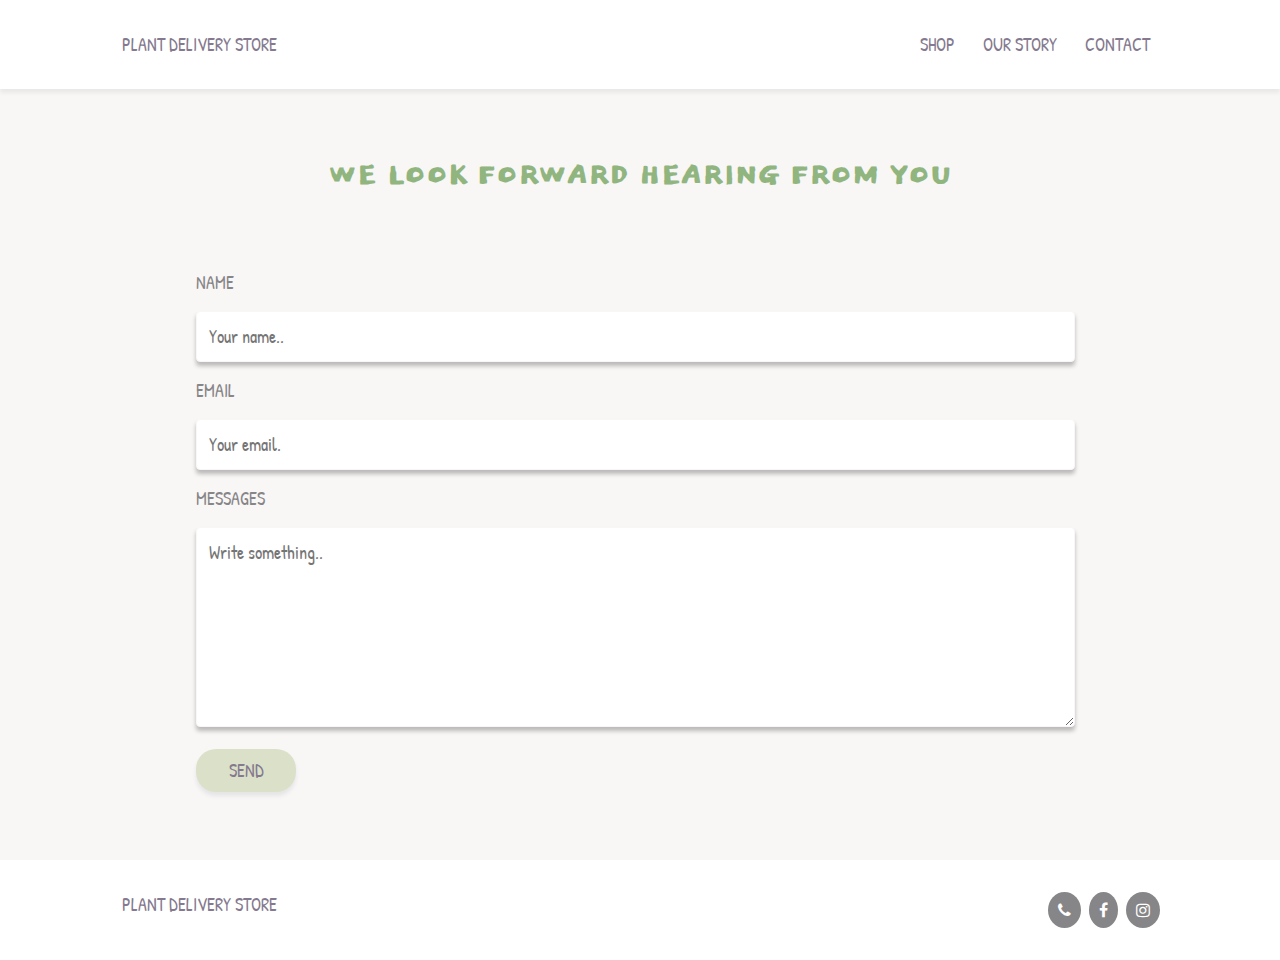
<file: contact.html>
<!DOCTYPE html>
<html lang="en">

<head>
    <meta charset="UTF-8">
    <meta name="viewport" content="width=1152, initial-scale=1.0">
    <title>PLANT DELIVERY STORE</title>
    <link rel="stylesheet" href="style.css">
    <link href="https://fonts.googleapis.com/css2?family=Dokdo&display=swap" rel="stylesheet">
    <link href="https://fonts.googleapis.com/css2?family=Amatic+SC:wght@700&family=Open+Sans&family=Open+Sans+Condensed:wght@300&family=Patrick+Hand&display=swap" rel="stylesheet">
    <link rel="stylesheet" href="https://cdnjs.cloudflare.com/ajax/libs/font-awesome/4.7.0/css/font-awesome.min.css">

</head>

<body>  
    
    <nav> 
        <ul class="navbar">
            <li><a href="/">PLANT DELIVERY STORE</a></li>
            <li><a href="shop.html">SHOP</a></li>
            <li><a href="ourstory.html">OUR STORY</a></li>
            <li><a href="contact.html">CONTACT</a></li>
        </ul>
       
    </nav>

    <main> 
    <h1 class="headline"> 
        WE LOOK FORWARD HEARING FROM YOU
    </h1>

    <div class="contactbox">  
    <div class="container">
        <form action="action_page.php">

          <label for="fname"> NAME</label>
          <input type="text" id="fname" name="firstname" placeholder="Your name..">
      
          <label for="lname">EMAIL</label>
          <input type="text" id="email" name="email" placeholder="Your email.">
      
      
          <label for="subject">MESSAGES</label>
          <textarea id="messages" name="messages" placeholder="Write something.." style="height:200px"></textarea>
      
          <input type="SEND" value="SEND">
      
        </form>
      </div>
    </div>
</main>

<div>
    <ul class="footer">
        <li><a href="/">PLANT DELIVERY STORE</a></li>
        <li><a href="#" class="fa fa-phone"></a></li>
        <li><a href="#" class="fa fa-facebook"></a></li>
        <li><a href="#" class="fa fa-instagram"></a></li>
        
    </ul>
</div>

</body>
</html>
</file>
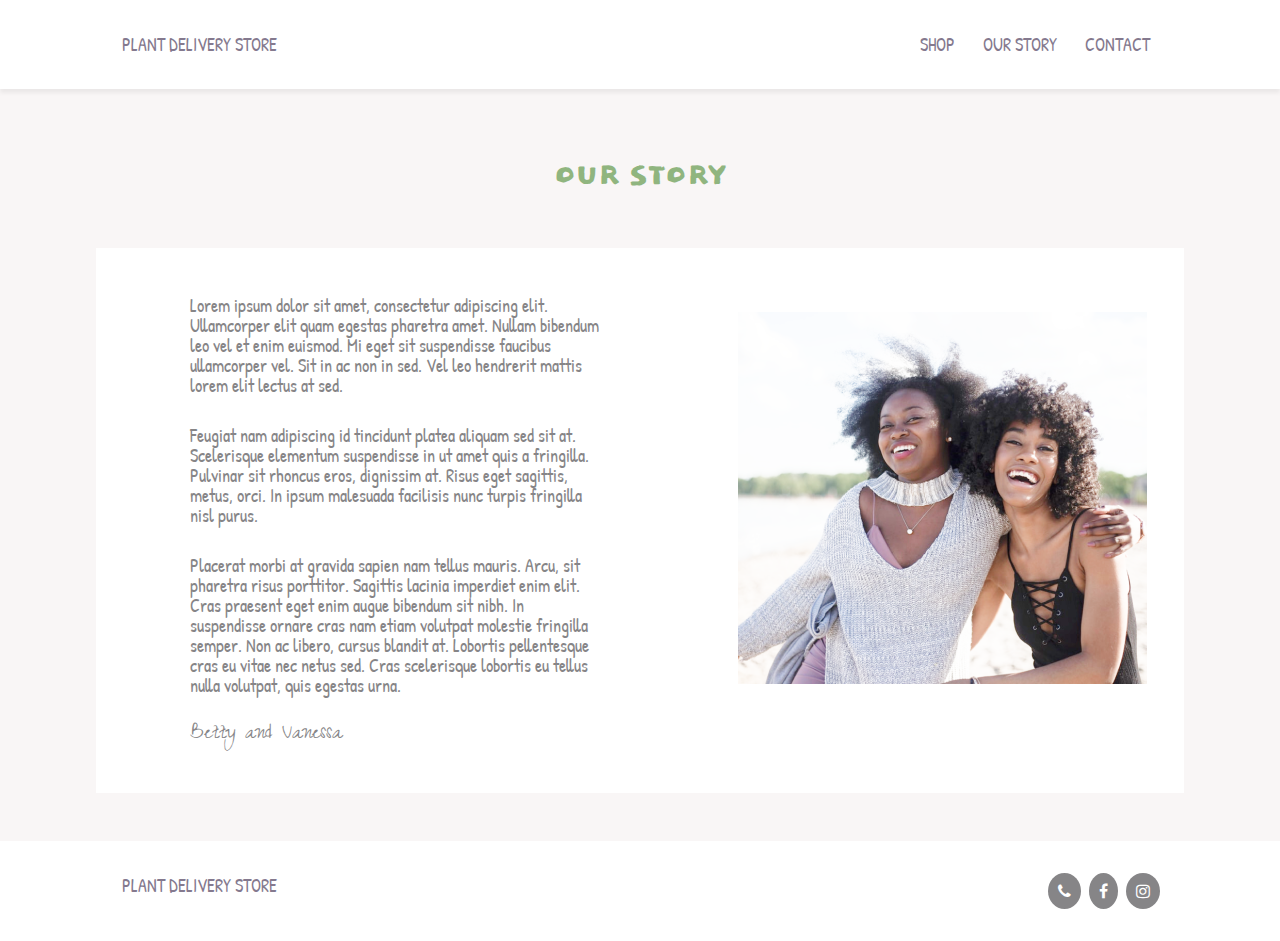
<file: ourstory.html>
<!DOCTYPE html>
<html lang="en">

<head>
    <meta charset="UTF-8">
    <meta name="viewport" content="width=1152, initial-scale=1.0">
    <title>PLANT DELIVERY STORE</title>
    <link rel="stylesheet" href="style.css">
    <link href="https://fonts.googleapis.com/css2?family=Dokdo&display=swap" rel="stylesheet">
    <link href="https://fonts.googleapis.com/css2?family=Amatic+SC:wght@700&family=Open+Sans&family=Open+Sans+Condensed:wght@300&family=Patrick+Hand&display=swap" rel="stylesheet">
    <link href="https://fonts.googleapis.com/css2?family=Zeyada&display=swap" rel="stylesheet">
    <link rel="stylesheet" href="https://cdnjs.cloudflare.com/ajax/libs/font-awesome/4.7.0/css/font-awesome.min.css">


</head>
<body>

    <nav> 
        <ul class="navbar">
            <li><a href="/">PLANT DELIVERY STORE</a></li>
            <li><a href="shop.html">SHOP</a></li>
            <li><a href="#">OUR STORY</a></li>
            <li><a href="contact.html">CONTACT</a></li>
        </ul>
    </nav>

    <main>  
        <h1 class="headline"> 
           OUR STORY 
        </h1>

        <div class="flex-container">
        
            <div class="textbox"> 
            <textbox>
                 <div class="space">
                Lorem ipsum dolor sit amet, consectetur adipiscing elit. 
                Ullamcorper elit quam egestas pharetra amet. Nullam bibendum 
                leo vel et enim euismod. Mi eget sit suspendisse faucibus 
                ullamcorper vel. Sit in ac non in sed. Vel leo hendrerit mattis 
                lorem elit lectus at sed.
                </div>
                <div class="space">
                Feugiat nam adipiscing id tincidunt platea aliquam sed sit at. 
                Scelerisque elementum suspendisse in ut amet quis a fringilla. 
                Pulvinar sit rhoncus eros, dignissim at. Risus eget sagittis, 
                metus, orci. In ipsum malesuada facilisis nunc turpis fringilla 
                nisl purus. 
                 </div>
                 <div class="space">
                Placerat morbi at gravida sapien nam tellus mauris. Arcu, sit 
                pharetra risus porttitor. Sagittis lacinia imperdiet enim elit. 
                Cras praesent eget enim augue bibendum sit nibh. In suspendisse 
                ornare cras nam etiam volutpat molestie fringilla semper. Non ac 
                libero, cursus blandit at. Lobortis pellentesque cras eu vitae nec 
                netus sed. Cras scelerisque lobortis eu tellus nulla volutpat, 
                quis egestas urna.
                </div>
               </textbox>

               <div class="signature">
                   Betty and Vanessa
               </div>
            </div>


            <div>
                <img src="img/ourstory.png">
            </div>


        </div>

    </main>
    </body>

    <div>
        <ul class="footer">
            <li><a href="/">PLANT DELIVERY STORE</a></li>
            <li><a href="#" class="fa fa-phone"></a></li>
            <li><a href="#" class="fa fa-facebook"></a></li>
            <li><a href="#" class="fa fa-instagram"></a></li>
        </ul>
    </div>
</file>
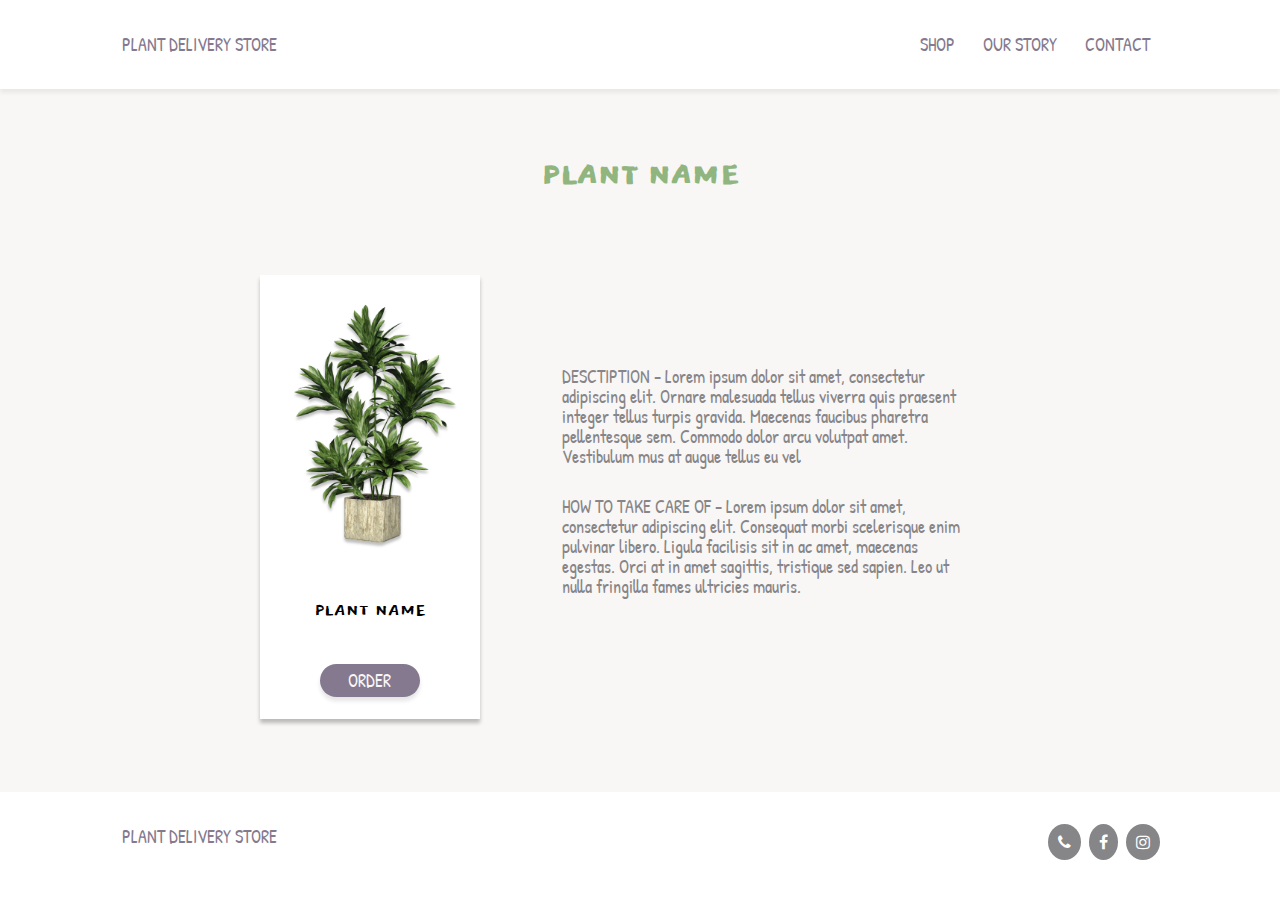
<file: product.html>
<!DOCTYPE html>
<html lang="en">

<head>
    <meta charset="UTF-8">
    <meta name="viewport" content="width=1152, initial-scale=1.0">
    <title>PLANT DELIVERY STORE</title>
    <link rel="stylesheet" href="style.css">
    <link href="https://fonts.googleapis.com/css2?family=Dokdo&display=swap" rel="stylesheet">
    <link href="https://fonts.googleapis.com/css2?family=Amatic+SC:wght@700&family=Open+Sans&family=Open+Sans+Condensed:wght@300&family=Patrick+Hand&display=swap" rel="stylesheet">
    <link rel="stylesheet" href="https://cdnjs.cloudflare.com/ajax/libs/font-awesome/4.7.0/css/font-awesome.min.css">

</head>

<body>

    <nav> 
        <ul class="navbar">
            <li><a href="/">PLANT DELIVERY STORE</a></li>
            <li><a href="shop.html">SHOP</a></li>
            <li><a href="ourstory.html">OUR STORY</a></li>
            <li><a href="contact.html">CONTACT</a></li>
        </ul>
       
    </nav>

    <main>  
        <h1 class="headline"> 
            PLANT NAME
        </h1>

        <div class="container">

            <div class="planta">
                <a href="product.html">
                <img src="img/vidur.png"style="width: 220px;" style="height: 330px;" alt="planta">
                </a>
                <div class="name">PLANT NAME</div>
                <br/>
                <div class="btn">
                    <a href="#">ORDER</a>
                </div>
            </div>

            <div class="product-text">
                <div class="space">
                    DESCTIPTION - Lorem ipsum dolor sit amet, 
                    consectetur adipiscing elit. Ornare malesuada 
                    tellus viverra quis praesent integer tellus turpis gravida. 
                    Maecenas faucibus pharetra pellentesque sem. Commodo dolor arcu 
                    volutpat amet. Vestibulum mus at augue tellus eu vel
                    </div>
            <div class="space">
                HOW TO TAKE CARE OF - Lorem ipsum dolor sit amet, 
                consectetur adipiscing elit. Consequat morbi scelerisque 
                enim pulvinar libero. Ligula facilisis sit in ac amet, 
                maecenas egestas. Orci at in amet sagittis, tristique sed sapien. 
                Leo ut nulla fringilla fames ultricies mauris.
            </div>

        </div>   
</main>

<div>
    <ul class="footer">
        <li><a href="/">PLANT DELIVERY STORE</a></li>
        <li><a href="#" class="fa fa-phone"></a></li>
        <li><a href="www.facebook.com" class="fa fa-facebook"></a></li>
        <li><a href="www.instagram.com" class="fa fa-instagram"></a></li>
        
    </ul>
</div>

</body>
</html>
</file>
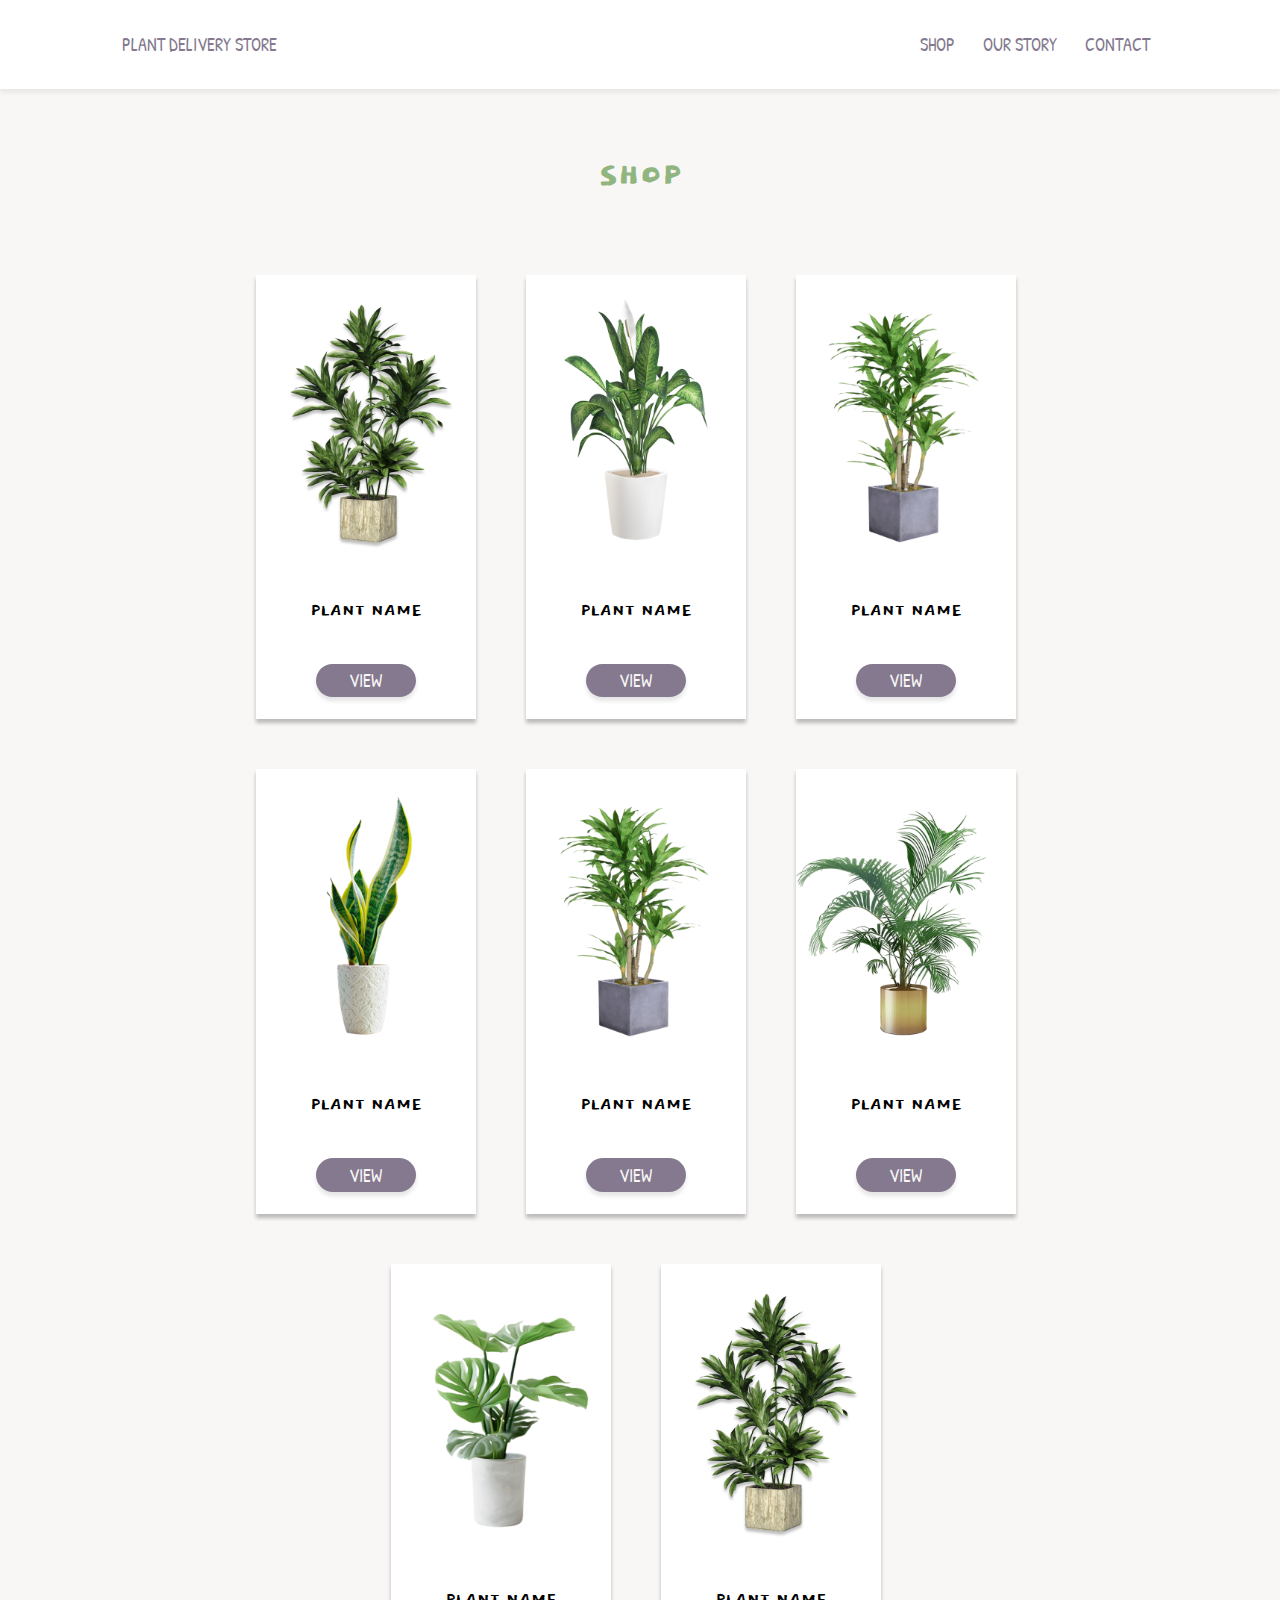
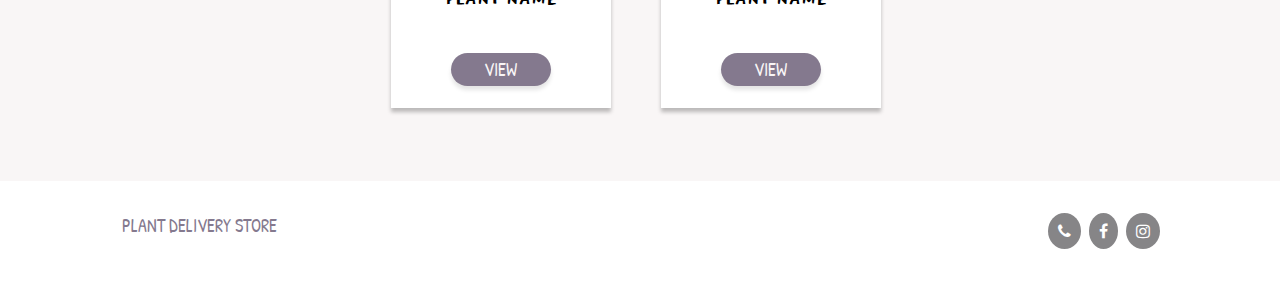
<file: shop.html>
<!DOCTYPE html>
<html lang="en">

<head>
    <meta charset="UTF-8">
    <meta name="viewport" content="width=1152, initial-scale=1.0">
    <title>PLANT DELIVERY STORE</title>
    <link rel="stylesheet" href="style.css">
    <link href="https://fonts.googleapis.com/css2?family=Dokdo&display=swap" rel="stylesheet">
    <link href="https://fonts.googleapis.com/css2?family=Amatic+SC:wght@700&family=Open+Sans&family=Open+Sans+Condensed:wght@300&family=Patrick+Hand&display=swap" rel="stylesheet">
    <link rel="stylesheet" href="https://cdnjs.cloudflare.com/ajax/libs/font-awesome/4.7.0/css/font-awesome.min.css">

</head>

<body>

    <nav> 
        <ul class="navbar">
            <li><a href="/">PLANT DELIVERY STORE</a></li>
            <li><a href="shop.html">SHOP</a></li>
            <li><a href="ourstory.html">OUR STORY</a></li>
            <li><a href="contact.html">CONTACT</a></li>
        </ul>
       
    </nav>

    <main>  
        <h1 class="headline"> 
            SHOP
        </h1>

        <div class="container">

            <div class="planta">
                <a href="product.html">
                <img src="img/vidur.png"style="width: 220px;" style="height: 330px;" alt="planta">
                </a>
                <div class="name">PLANT NAME</div>
                <br/>
                <div class="btn">
                    <a href="product.html">VIEW</a>
                </div>
            </div>
            <div class="planta">
                <a href="product.html">
                <img src="img/hvitpotta.png" style="width: 220px;" style="height: 330px;"  alt="planta">
                </a>
                <div class="name">PLANT NAME</div>
                <br/>
                <div class="btn">
                    <a href="product.html">VIEW</a>
                </div>
            </div>
            <div class="planta">
                <a href="product.html">
                <img src="img/kassisvart.png" style="width: 220px;" style="height: 330px;" alt="planta">
                </a>
                <div class="name">PLANT NAME</div>
                <br/>
                <div class="btn">
                    <a href="product.html">VIEW</a>
                </div>
            </div>

            <div class="planta">
                <a href="product.html">
                <img src="img/long.png"style="width: 220px;" style="height: 330px;" alt="planta">
                </a>
                <div class="name">PLANT NAME</div>
                <br/>
                <div class="btn">
                    <a href="product.html">VIEW</a>
                </div>
            </div>
            <div class="planta">
                <a href="product.html">
                <img src="img/kassisvart.png" style="width: 220px;" style="height: 330px;" alt="planta">
                </a>
                <div class="name">PLANT NAME</div>
                <br/>
                <div class="btn">
                    <a href="product.html">VIEW</a>
                </div>
            </div>
            <div class="planta">
                <a href="product.html">
                <img src="img/gull.png" style="width: 220px;" style="height: 330px;"  alt="planta">
                </a>
                <div class="name">PLANT NAME</div>
                <br/>
                <div class="btn">
                    <a href="product.html">VIEW</a>
                </div>
            </div>
            <div class="planta">
                <a href="product.html">
                <img src="img/fyrstaplanta.png" style="width: 220px;" style="height: 330px;" alt="planta">
                </a>
                <div class="name">PLANT NAME</div>
                <br/>
                <div class="btn">
                    <a href="product.html">VIEW</a>
                </div>
            </div>
            <div class="planta">
                <a href="product.html">
                <img src="img/vidur.png"style="width: 220px;" style="height: 330px;" alt="planta">
                </a>
                <div class="name">PLANT NAME</div>
                <br/>
                <div class="btn">
                    <a href="product.html">VIEW</a>
                </div>
            </div>

        </div>
    </main>

    <div>
        <ul class="footer">
            <li><a href="/">PLANT DELIVERY STORE</a></li>
            <li><a href="#" class="fa fa-phone"></a></li>
            <li><a href="#" class="fa fa-facebook"></a></li>
            <li><a href="#" class="fa fa-instagram"></a></li>
            
        </ul>
    </div>
</file>
<file: style.css>
* {
    border: 0;
    margin: 0;
    padding: 0;
    box-sizing: border-box;
}

/* for navbar, logo and links */

a {
    color: #84798E;
    text-decoration: none;
    font-family: 'Patrick Hand', cursive;
    font-size: 18px;
}

a:hover {
    color: #3F304F;
    font-weight: bold;
}

.navbar {
    display: flex;
    list-style: none;
    padding: 2rem 7rem;
    box-shadow: 0px 4px 4px rgba(0, 0, 0, 0.06);
    position: relative;
    overflow: hidden;
}

.navbar > :first-child {
    margin-right: auto;
}

.navbar > :first-child a {
    margin-right: 0;
}

.navbar li a {
    background-color: white;
    padding: 10px;
    margin-right: 0.5rem;
}

/* Main headline, product box and buttons */

main {
    padding-top: 1rem;
    padding-left: 6rem;
    padding-right: 6rem;
    padding-bottom: 3rem;
   background-color: #F9F6F6;
}

main p {
    font-size: 40px;
    line-height: 15px;
    margin-left: 50px;
    color: #868587;
    font-family: 'Dokdo', cursive;
    background-color: #F9F6F6;
    position: absolute;
    padding-bottom: 10px;
}

h1 {
    font-size: 36px;
    line-height: 35px;
    text-align: center;
    color: #90B57F;
    font-family: 'Dokdo', cursive;
    padding-top: 34px;
    padding-bottom: 34px;
    margin: 20px;
}

.container {
    align-items: center;
    display: flex;
    flex-wrap: wrap;
    flex-direction: row;
    justify-content: center;
    padding-top: 2px;
    padding-right: 66px;
    padding-left: 57px;
}

.planta{
    display: inline-block;
    margin: 25px;
    background-color: white;
    box-shadow: 0px 3.89855px 3.89855px rgba(0, 0, 0, 0.25);
}

.planta .name {
    font-family: 'Dokdo', cursive;
    font-size: 20px;
    text-align: center;
}

 .btn {
    background: #84798E;
    box-shadow: 0px 4px 4px #E5E5E5;
    border-radius: 20px;
    font-size: 18px;
    cursor: pointer;
    width: 100px;
    margin: 10% auto;
    padding: 2%;
    text-align: center;
    font-family: 'Patrick Hand', cursive;
}

.btn a {
    color: #F9F6F6;
}

.btn:hover {
    background-color: #936686;
}

.button {
    background: #DBE1C9;
    box-shadow: 0px 4px 4px #E5E5E5;
    border-radius: 20px;
    font-size: 18px;
    cursor: pointer;
    width: 259px;
    margin: 50px auto ;
    padding: 7px;
    text-align: center;
    font-family: 'Patrick Hand', cursive;
}

.button:hover {
    box-shadow: 0px 6px 6px #d5d5d5;
}

/* lover part of the website, text and image */

section{
    max-width: 900px;
    margin: 0 auto;
}

section h1 {
    text-align: left;
    padding-left: 30px;
}

section p {
    font-family: 'Patrick Hand', cursive;
     font-size: 18px;
     line-height: 25px;
     color: #868587;
     padding-right: 66px;
     padding-left: 57px;
     size: fixed;
     padding-bottom: 3rem;
}

section .colums {
    column-count: 2;
}

section img {
    width: 307px;
    height: 308.34px;
    display: block;
    margin-left: auto;
    margin-right: auto;
    float: right;
}

/* Footer section  */

.footer {
    display: flex;
    list-style: none;
    padding: 2rem 7rem;
    position: relative;
}

.footer > :first-child {
    margin-right: auto;
}

.footer > :first-child a {
    margin-right: 0;
}

.footer li a {
    background-color: white;
    padding: 10px;
    margin-right: 0.5rem;
}

 .footer .fa{
        color: white;
        background-color:#868587; 
        border-radius: 50%;
        margin: 0, auto;
}

.fa:hover {
        opacity: 0.7;
}


/* our story page  */

.flex-container {
    display: flex;
    flex-wrap: wrap;
    background-color: white;
    justify-content: space-around;
  }

 .flex-container .textbox {
     padding-top: 3rem;
     width: 532px;
     font-family: 'Patrick Hand', cursive;
     font-size: 18px;
     line-height: 19px;
     color: #868587;
     padding-right: 66px;
     padding-left: 57px;
     size: fixed;
     padding-bottom: 3rem;
 }

 .flex-container img {
     padding-top: 4rem;
     padding-bottom: 3rem;
 }

 .flex-container .textbox .space {
    line-height: 20px;   
    margin-bottom: 30px;
 }

 .flex-container .signature {
    font-family: 'Zeyada', cursive;
    font-size: 24px;
 }

/* Product page */


.product-text{
    padding-top: 3rem;
    width: 532px;
    font-family: 'Patrick Hand', cursive;
    font-size: 18px;
    line-height: 19px;
    color: #868587;
    padding-right: 66px;
    padding-left: 57px;
    size: fixed;
    padding-bottom: 3rem;
    display: table;
    flex-wrap: wrap;
 }

 .product-text .space {
    line-height: 20px;   
    margin-bottom: 30px;
 }
 

/* contact page  */


input[type=text], select, textarea {
    font-family: 'Patrick Hand', cursive;
    font-size: 18px;
    width: 100%; 
    padding: 12px; 
    border: 1px solid #F9F6F6; 
    border-radius: 4px; 
    box-shadow: 0px 4px 4px rgba(0, 0, 0, 0.25);
    box-sizing: border-box; 
    margin-top: 1rem; 
    margin-bottom: 16px; 
    resize: vertical 
  }
  
  input[type=send] {
        background-color: #DBE1C9;
        color: #84798E;
        box-shadow: 0px 4px 4px #E5E5E5;
        border-radius: 20px;
        font-size: 18px;
        cursor: pointer;
        width: 100px;
        margin: 10%;
        padding: 1%;
        margin: 0 auto;
        text-align: center;
        font-family: 'Patrick Hand', cursive;
    }
    
  input[type=send]:hover {
    color: #84798E;
    box-shadow: 0px 6px 6px #d5d5d5;
    font-style: bold;
  }
  
  .contactbox {
    font-family: 'Patrick Hand', cursive;
    font-size: 18px;
    line-height: 25px;
    color: #868587;
    padding: 20px;
  }
</file>
